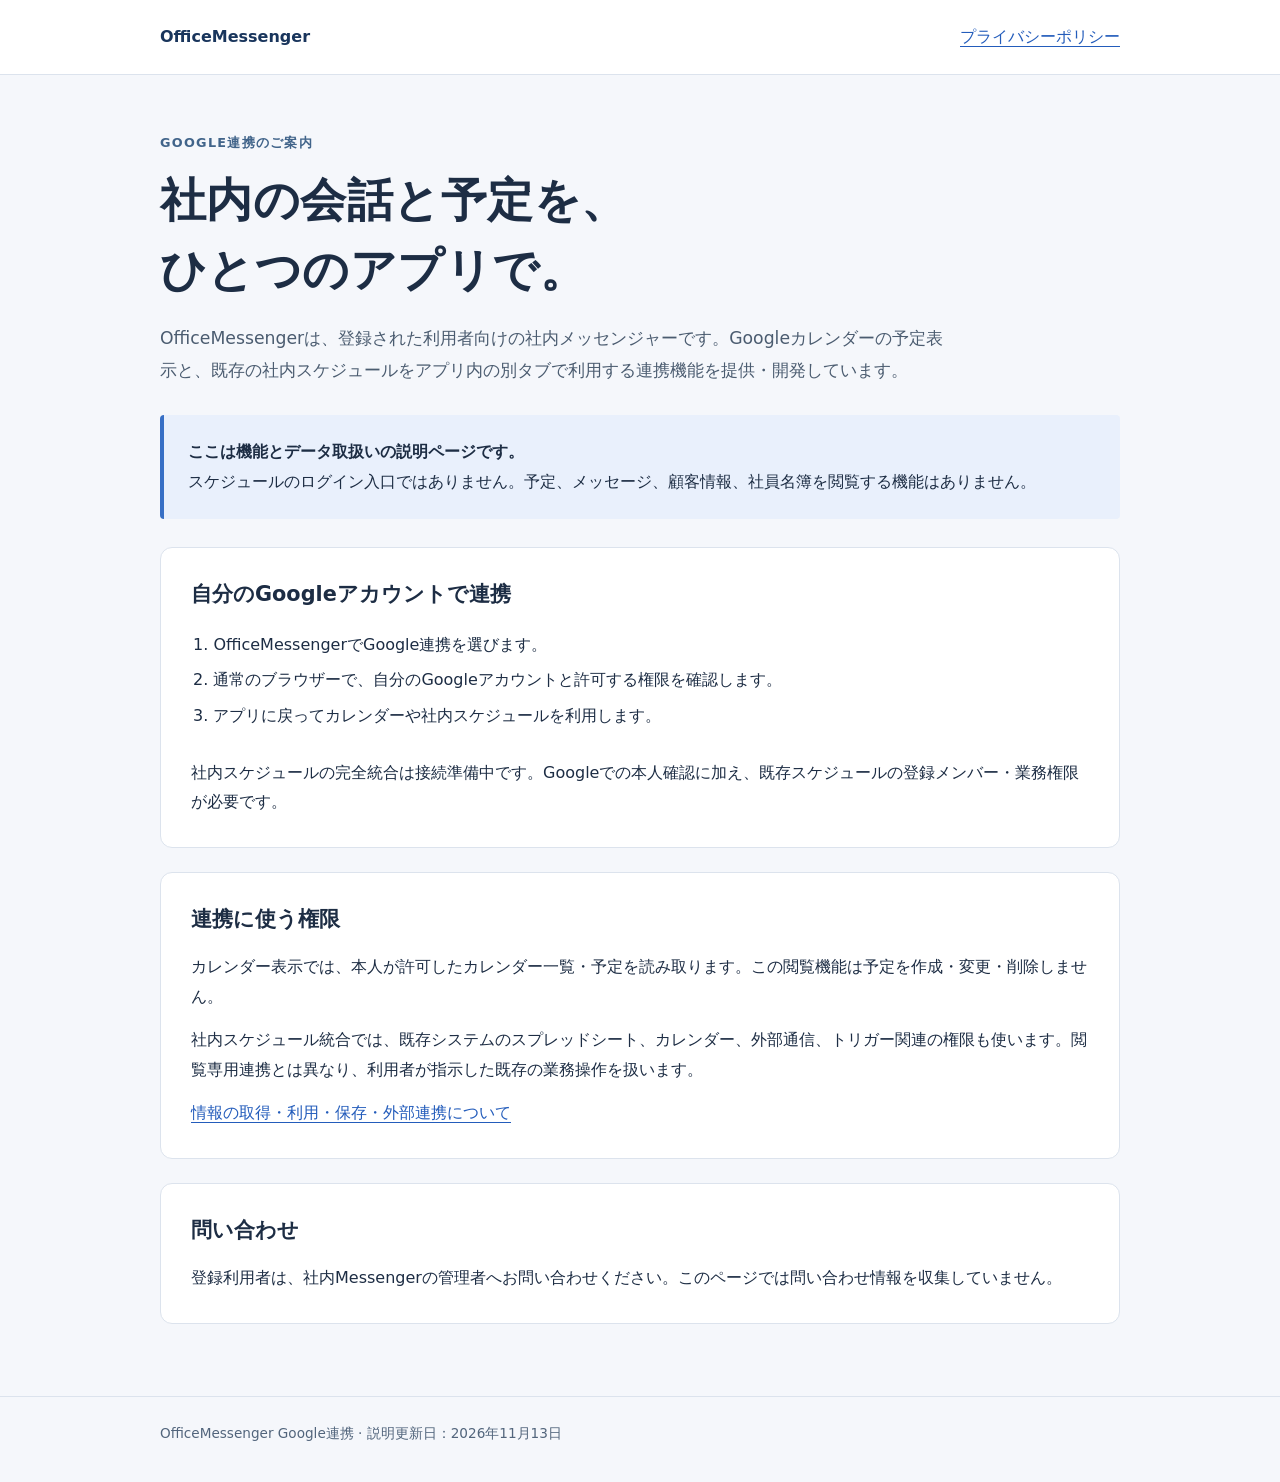
<file: index.html>
<!doctype html>
<html lang="ja"><head><meta charset="utf-8"><meta name="viewport" content="width=device-width,initial-scale=1"><meta name="robots" content="noindex,nofollow"><meta name="referrer" content="no-referrer"><meta http-equiv="Content-Security-Policy" content="default-src 'none'; style-src 'self'; base-uri 'none'; form-action 'none'"><title>OfficeMessenger Google連携</title><link rel="stylesheet" href="styles.css"></head><body>
<header><nav class="wrap"><a class="brand" href="index.html">OfficeMessenger</a><a href="privacy.html">プライバシーポリシー</a></nav></header>
<main class="wrap"><div class="eyebrow">GOOGLE連携のご案内</div><h1>社内の会話と予定を、<br>ひとつのアプリで。</h1><p class="lead">OfficeMessengerは、登録された利用者向けの社内メッセンジャーです。Googleカレンダーの予定表示と、既存の社内スケジュールをアプリ内の別タブで利用する連携機能を提供・開発しています。</p>
<div class="notice"><strong>ここは機能とデータ取扱いの説明ページです。</strong><br>スケジュールのログイン入口ではありません。予定、メッセージ、顧客情報、社員名簿を閲覧する機能はありません。</div>
<section class="panel"><h2>自分のGoogleアカウントで連携</h2><ol><li>OfficeMessengerでGoogle連携を選びます。</li><li>通常のブラウザーで、自分のGoogleアカウントと許可する権限を確認します。</li><li>アプリに戻ってカレンダーや社内スケジュールを利用します。</li></ol><p class="spaced">社内スケジュールの完全統合は接続準備中です。Googleでの本人確認に加え、既存スケジュールの登録メンバー・業務権限が必要です。</p></section>
<section class="panel"><h2>連携に使う権限</h2><p>カレンダー表示では、本人が許可したカレンダー一覧・予定を読み取ります。この閲覧機能は予定を作成・変更・削除しません。</p><p>社内スケジュール統合では、既存システムのスプレッドシート、カレンダー、外部通信、トリガー関連の権限も使います。閲覧専用連携とは異なり、利用者が指示した既存の業務操作を扱います。</p><p><a href="privacy.html">情報の取得・利用・保存・外部連携について</a></p></section>
<section class="panel"><h2>問い合わせ</h2><p>登録利用者は、社内Messengerの管理者へお問い合わせください。このページでは問い合わせ情報を収集していません。</p></section>
</main><footer><div class="wrap">OfficeMessenger Google連携 · 説明更新日：2026年11月13日</div></footer></body></html>
</file>
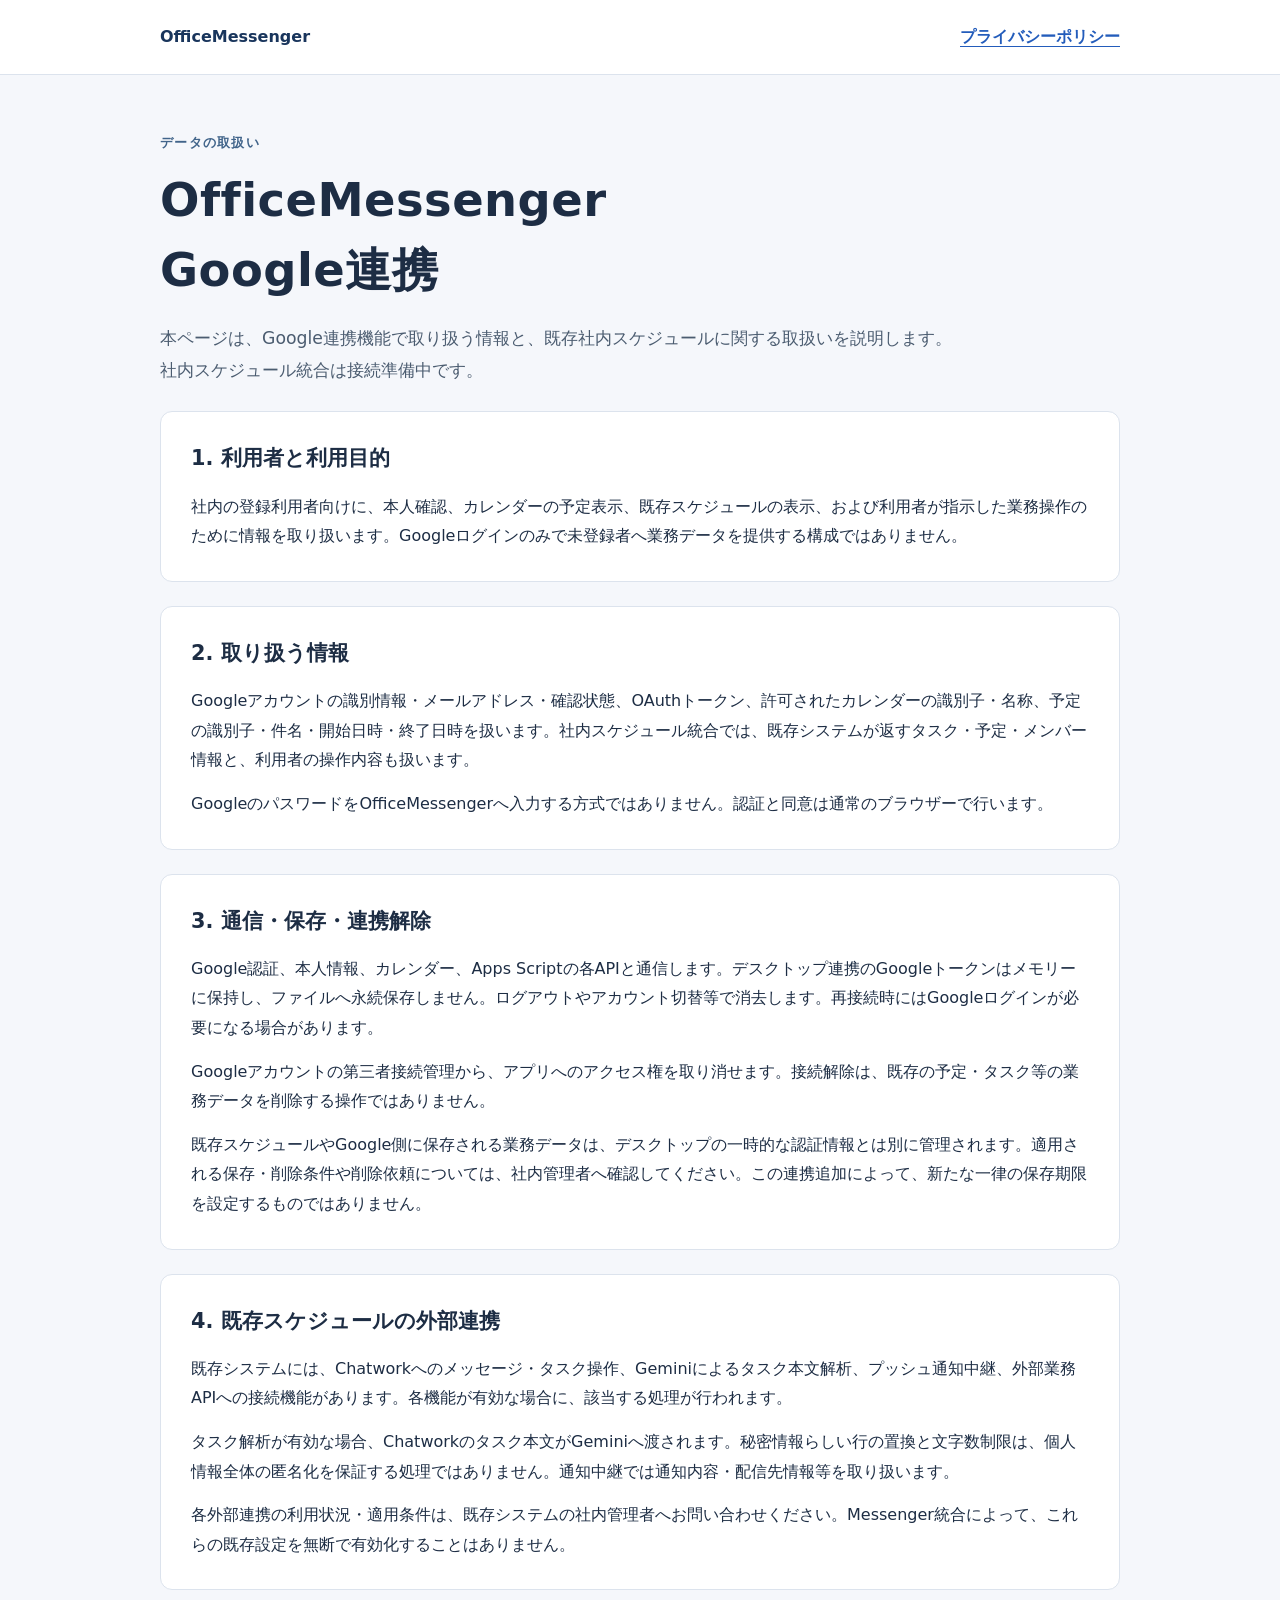
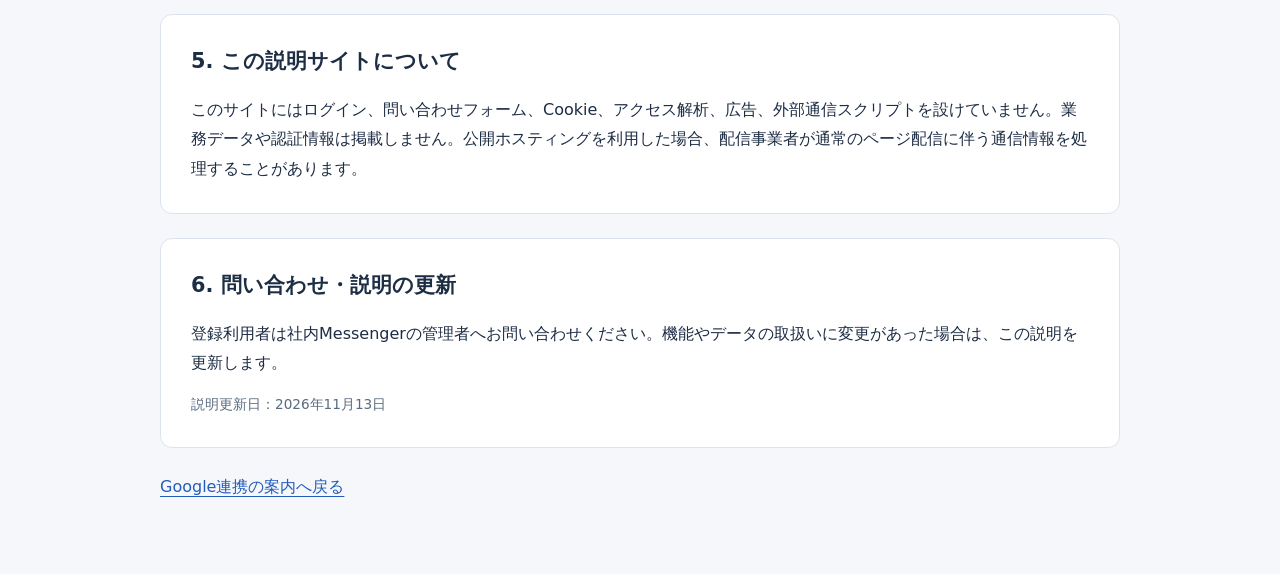
<file: privacy.html>
<!doctype html>
<html lang="ja"><head><meta charset="utf-8"><meta name="viewport" content="width=device-width,initial-scale=1"><meta name="robots" content="noindex,nofollow"><meta name="referrer" content="no-referrer"><meta http-equiv="Content-Security-Policy" content="default-src 'none'; style-src 'self'; base-uri 'none'; form-action 'none'"><title>プライバシーポリシー｜OfficeMessenger Google連携</title><link rel="stylesheet" href="styles.css"></head><body>
<header><nav class="wrap"><a class="brand" href="index.html">OfficeMessenger</a><a href="privacy.html" aria-current="page">プライバシーポリシー</a></nav></header>
<main class="wrap"><div class="eyebrow">データの取扱い</div><h1>OfficeMessenger<br>Google連携</h1><p class="lead">本ページは、Google連携機能で取り扱う情報と、既存社内スケジュールに関する取扱いを説明します。社内スケジュール統合は接続準備中です。</p>
<section class="panel"><h2>1. 利用者と利用目的</h2><p>社内の登録利用者向けに、本人確認、カレンダーの予定表示、既存スケジュールの表示、および利用者が指示した業務操作のために情報を取り扱います。Googleログインのみで未登録者へ業務データを提供する構成ではありません。</p></section>
<section class="panel"><h2>2. 取り扱う情報</h2><p>Googleアカウントの識別情報・メールアドレス・確認状態、OAuthトークン、許可されたカレンダーの識別子・名称、予定の識別子・件名・開始日時・終了日時を扱います。社内スケジュール統合では、既存システムが返すタスク・予定・メンバー情報と、利用者の操作内容も扱います。</p><p>GoogleのパスワードをOfficeMessengerへ入力する方式ではありません。認証と同意は通常のブラウザーで行います。</p></section>
<section class="panel"><h2>3. 通信・保存・連携解除</h2><p>Google認証、本人情報、カレンダー、Apps Scriptの各APIと通信します。デスクトップ連携のGoogleトークンはメモリーに保持し、ファイルへ永続保存しません。ログアウトやアカウント切替等で消去します。再接続時にはGoogleログインが必要になる場合があります。</p><p>Googleアカウントの第三者接続管理から、アプリへのアクセス権を取り消せます。接続解除は、既存の予定・タスク等の業務データを削除する操作ではありません。</p><p>既存スケジュールやGoogle側に保存される業務データは、デスクトップの一時的な認証情報とは別に管理されます。適用される保存・削除条件や削除依頼については、社内管理者へ確認してください。この連携追加によって、新たな一律の保存期限を設定するものではありません。</p></section>
<section class="panel"><h2>4. 既存スケジュールの外部連携</h2><p>既存システムには、Chatworkへのメッセージ・タスク操作、Geminiによるタスク本文解析、プッシュ通知中継、外部業務APIへの接続機能があります。各機能が有効な場合に、該当する処理が行われます。</p><p>タスク解析が有効な場合、Chatworkのタスク本文がGeminiへ渡されます。秘密情報らしい行の置換と文字数制限は、個人情報全体の匿名化を保証する処理ではありません。通知中継では通知内容・配信先情報等を取り扱います。</p><p>各外部連携の利用状況・適用条件は、既存システムの社内管理者へお問い合わせください。Messenger統合によって、これらの既存設定を無断で有効化することはありません。</p></section>
<section class="panel"><h2>5. この説明サイトについて</h2><p>このサイトにはログイン、問い合わせフォーム、Cookie、アクセス解析、広告、外部通信スクリプトを設けていません。業務データや認証情報は掲載しません。公開ホスティングを利用した場合、配信事業者が通常のページ配信に伴う通信情報を処理することがあります。</p></section>
<section class="panel"><h2>6. 問い合わせ・説明の更新</h2><p>登録利用者は社内Messengerの管理者へお問い合わせください。機能やデータの取扱いに変更があった場合は、この説明を更新します。</p><p class="meta">説明更新日：2026年11月13日</p></section>
<p class="spaced"><a href="index.html">Google連携の案内へ戻る</a></p></main></body></html>
</file>
<file: styles.css>
:root{font-family:system-ui,-apple-system,"Segoe UI","Noto Sans JP",sans-serif;color:#1d2d44;background:#f5f7fb;line-height:1.85;font-size:16px}*{box-sizing:border-box}body{margin:0}a{color:#235cbb;text-underline-offset:.22em}a:focus-visible{outline:3px solid #e8a727;outline-offset:5px}.draft{background:#fff1ca;color:#654600;padding:12px 24px;text-align:center;font-size:.9rem}.wrap{width:min(100% - 40px,960px);margin:auto}header{background:#fff;border-bottom:1px solid #dce3ed}nav{display:flex;align-items:center;justify-content:space-between;gap:20px;padding:22px 0;flex-wrap:wrap}.brand{font-weight:750;color:#19355c;text-decoration:none}nav div{display:flex;gap:24px}nav a[aria-current]{font-weight:700}main{padding:56px 0 72px}.eyebrow{font-size:.8rem;font-weight:700;color:#41648a;letter-spacing:.1em}h1{font-size:clamp(1.85rem,5vw,2.9rem);line-height:1.5;letter-spacing:.01em;margin:12px 0 18px}h2{font-size:1.3rem;line-height:1.6;margin:0 0 16px}h3{font-size:1.05rem;margin:0 0 10px}.lead{font-size:1.08rem;max-width:46em;color:#4b5c70}.notice{padding:22px 24px;background:#e9f0fc;border-left:4px solid #376fc5;border-radius:4px;margin:28px 0}.panel{padding:30px;background:#fff;border:1px solid #dce3ed;border-radius:12px;margin-top:24px}.columns{display:grid;grid-template-columns:1fr 1fr;gap:20px}.columns .panel{margin-top:0}ol,ul{padding-left:1.4em;margin-bottom:0}li{padding:3px 0}p{margin:0 0 14px}p:last-child{margin-bottom:0}.tag{display:inline-block;font-size:.78rem;font-weight:650;background:#edf2f8;color:#4b617d;padding:3px 10px;border-radius:5px;margin-bottom:12px}.pending{background:#fff4dd;color:#745117}dl{margin:0}dt{font-weight:700;margin-top:20px}dt:first-child{margin-top:0}dd{margin:5px 0 0;color:#4b5c70}.meta{font-size:.85rem;color:#5a6b7f}footer{border-top:1px solid #dce3ed;padding:24px 0 36px;font-size:.85rem;color:#52657c}footer .wrap{display:flex;justify-content:space-between;gap:20px;flex-wrap:wrap}@media(max-width:540px){main{padding-top:32px}.wrap{width:calc(100% - 32px)}.columns{grid-template-columns:1fr}.panel{padding:22px}nav{gap:12px;padding:16px 0}nav div{gap:18px;font-size:.9rem}.draft{padding:10px 16px;text-align:left}.notice{padding:18px}h1{overflow-wrap:break-word}}

.spaced{margin-top:24px}
</file>
